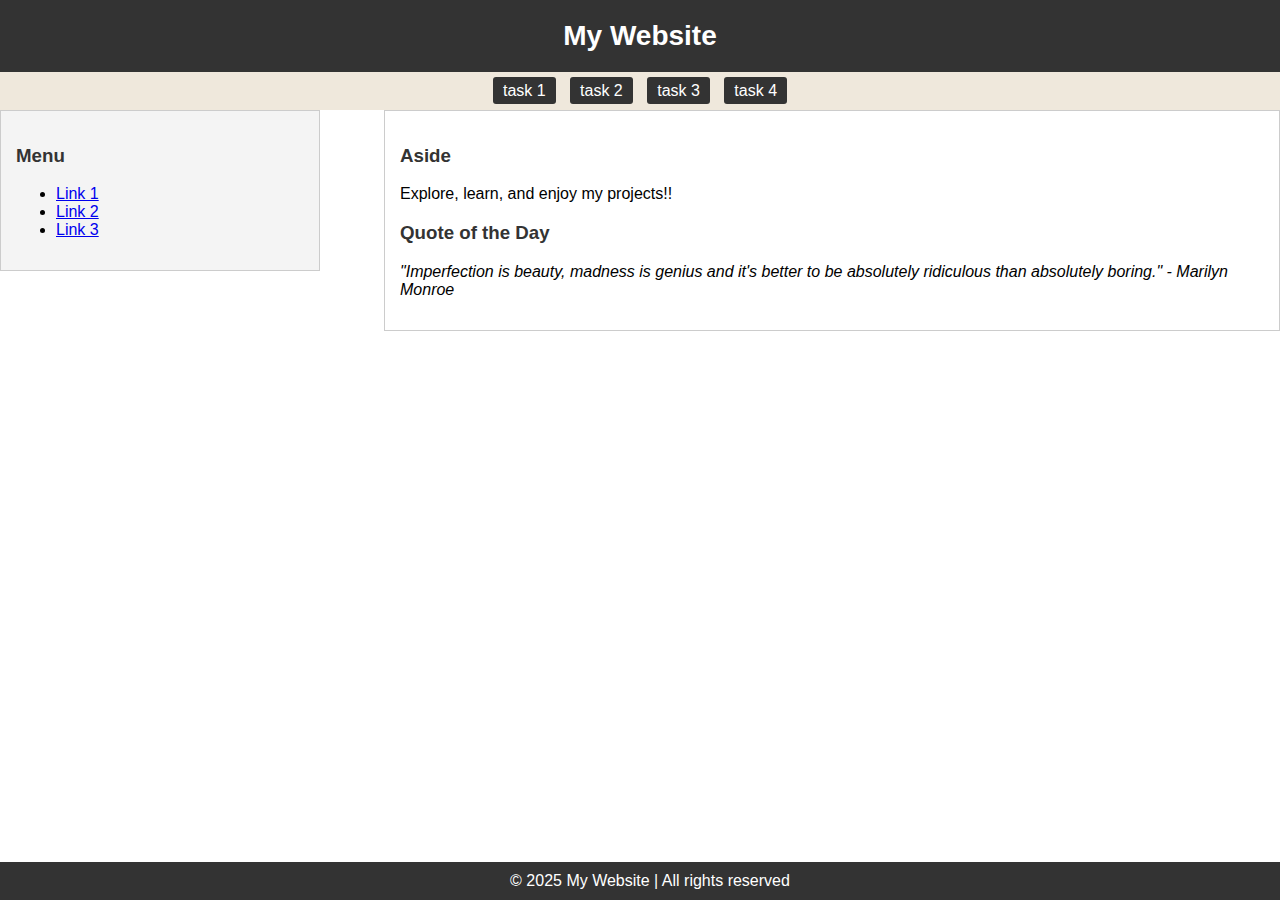
<file: index.html>
<!DOCTYPE html>
<html>
<head>
    <title>My Website</title>
    <link rel="stylesheet" href="style.css"> <!-- стиль для task 1 -->
</head>
<body>
    <div class="header">My Website</div>

    <div class="navbar">
        <a href="index.html">task 1</a>
        <a href="index2.html">task 2</a>
        <a href="index3.html">task 3</a>
        <a href="#">task 4</a>
    </div>

    <div class="sidebar">
        <h3>Menu</h3>
        <ul>
            <li><a href="index.html">Link 1</a></li>
            <li><a href="index2.html">Link 2</a></li>
            <li><a href="index3.html">Link 3</a></li>
        </ul>
    </div>

    <div class="content">
        <h3>Aside</h3>
        <p>Explore, learn, and enjoy my projects!!</p>

        <h3>Quote of the Day</h3>
        <p><i>"Imperfection is beauty, madness is genius and it's better to be absolutely ridiculous than absolutely boring." - Marilyn Monroe</i></p>
    </div>

    <div class="footer">© 2025 My Website | All rights reserved</div>
</body>
</html>
</file>
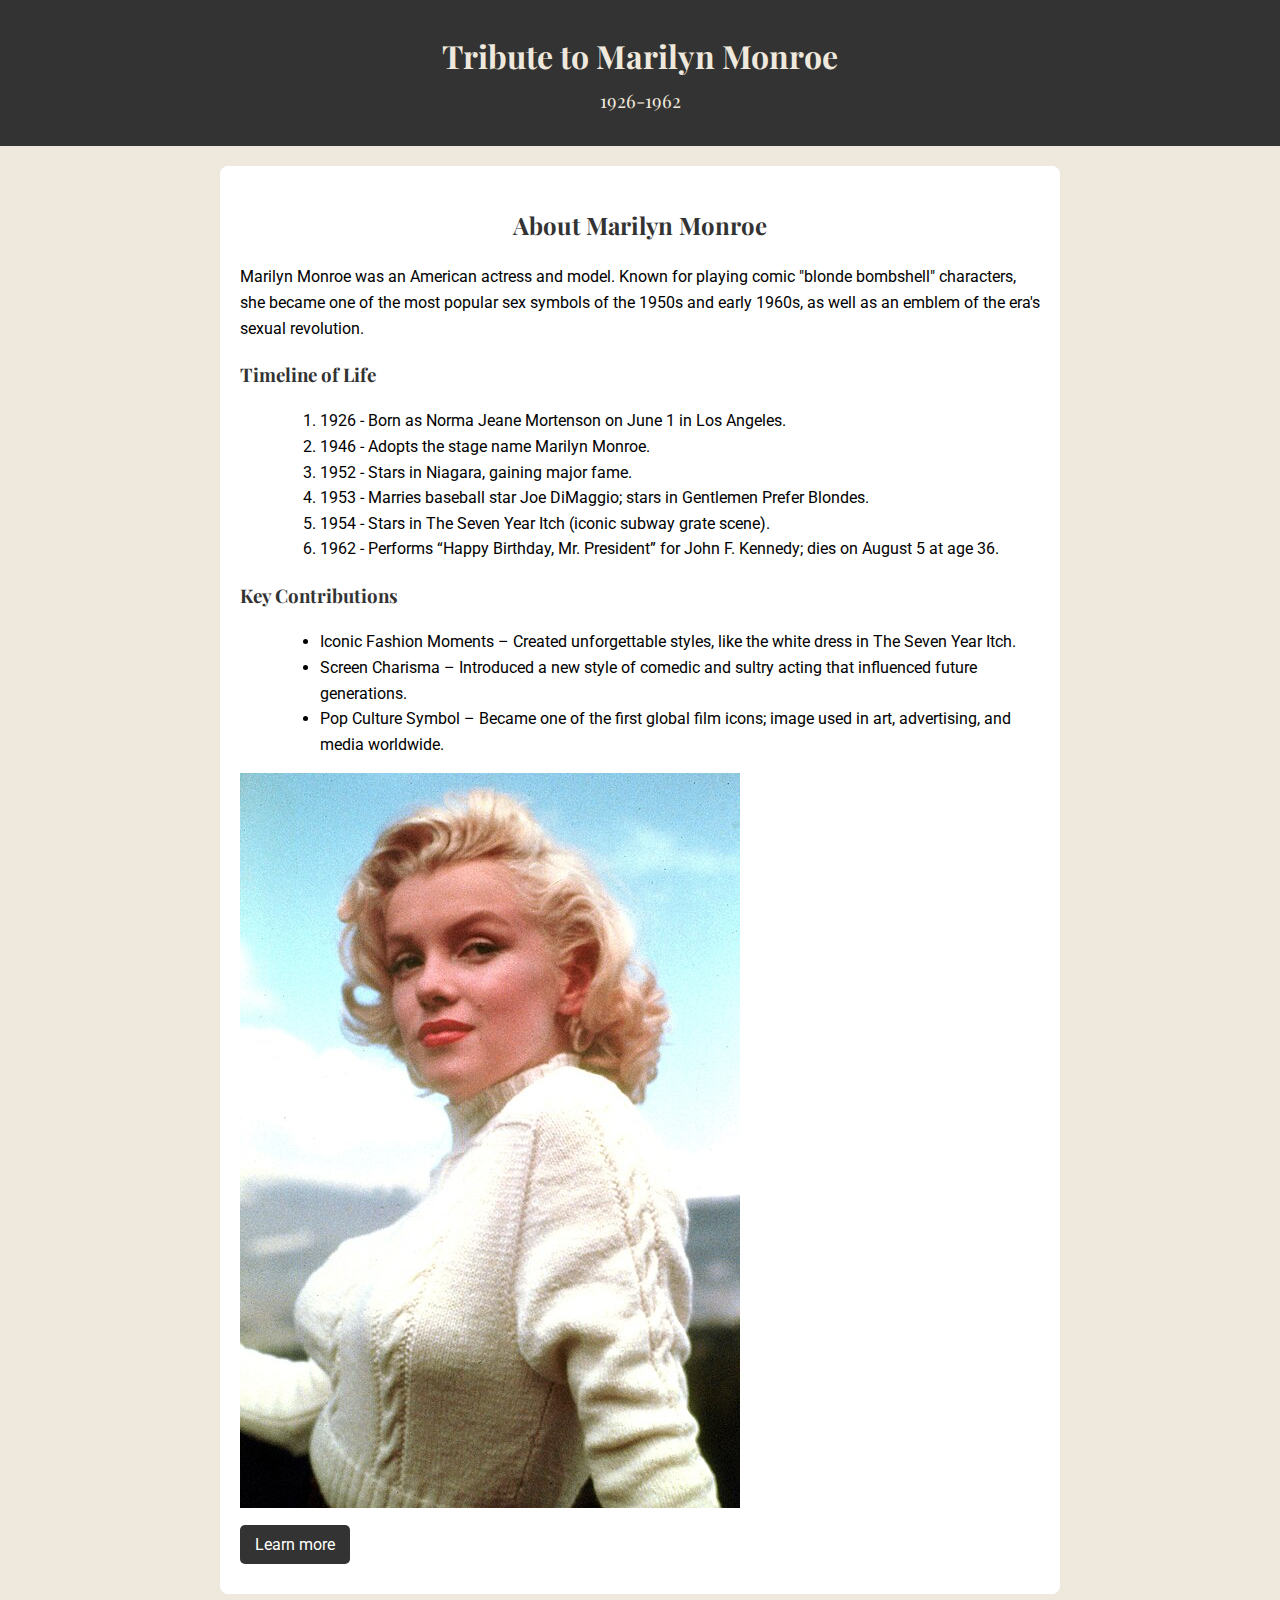
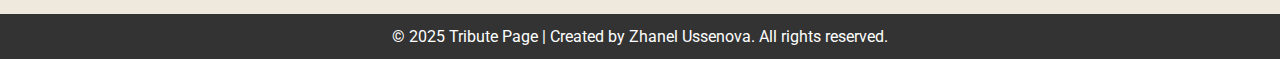
<file: index2.html>
<!DOCTYPE html>
<html>
    <head>
        <title>Tribute to Marilyn Monroe</title>
    <link rel="stylesheet" href="style2.css">
    <link href="https://fonts.googleapis.com/css2?family=Playfair+Display&family=Roboto&display=swap" rel="stylesheet">
    </head>
    <body>
        <header>
            <h1>Tribute to Marilyn Monroe</h1>
            <h3>1926-1962</h3>
        </header>

        <div class="content">
            <h2>About Marilyn Monroe</h2>
            <p>Marilyn Monroe was an American actress and model. Known for playing comic "blonde bombshell" characters, she became one of the most popular sex symbols of the 1950s and early 1960s, as well as an emblem of the era's sexual revolution.</p>
            <h3>Timeline of Life</h3>
            <ol>
                <li>1926 - Born as Norma Jeane Mortenson on June 1 in Los Angeles.</li>
                <li>1946 - Adopts the stage name Marilyn Monroe.</li>
                <li>1952 - Stars in Niagara, gaining major fame.</li>
                <li>1953 - Marries baseball star Joe DiMaggio; stars in Gentlemen Prefer Blondes.</li>
                <li>1954 - Stars in The Seven Year Itch (iconic subway grate scene).</li>
                <li>1962 - Performs “Happy Birthday, Mr. President” for John F. Kennedy; dies on August 5 at age 36.</li>
            </ol>
            <h3>Key Contributions</h3>
            <ul>
                <li>Iconic Fashion Moments – Created unforgettable styles, like the white dress in The Seven Year Itch.</li>
                <li>Screen Charisma – Introduced a new style of comedic and sultry acting that influenced future generations.</li>
                <li>Pop Culture Symbol – Became one of the first global film icons; image used in art, advertising, and media worldwide.</li>
            </ul>

            <img src="mary.jpg" alt="Marilyn Monroe portrait">
            <p> <a href="https://en.wikipedia.org/wiki/Marilyn_Monroe" target="_blank" class="btn">Learn more</a></p>
        </div>
        <footer>
            © 2025 Tribute Page | Created by Zhanel Ussenova. All rights reserved.
        </footer>
    </body>
</html>
</file>
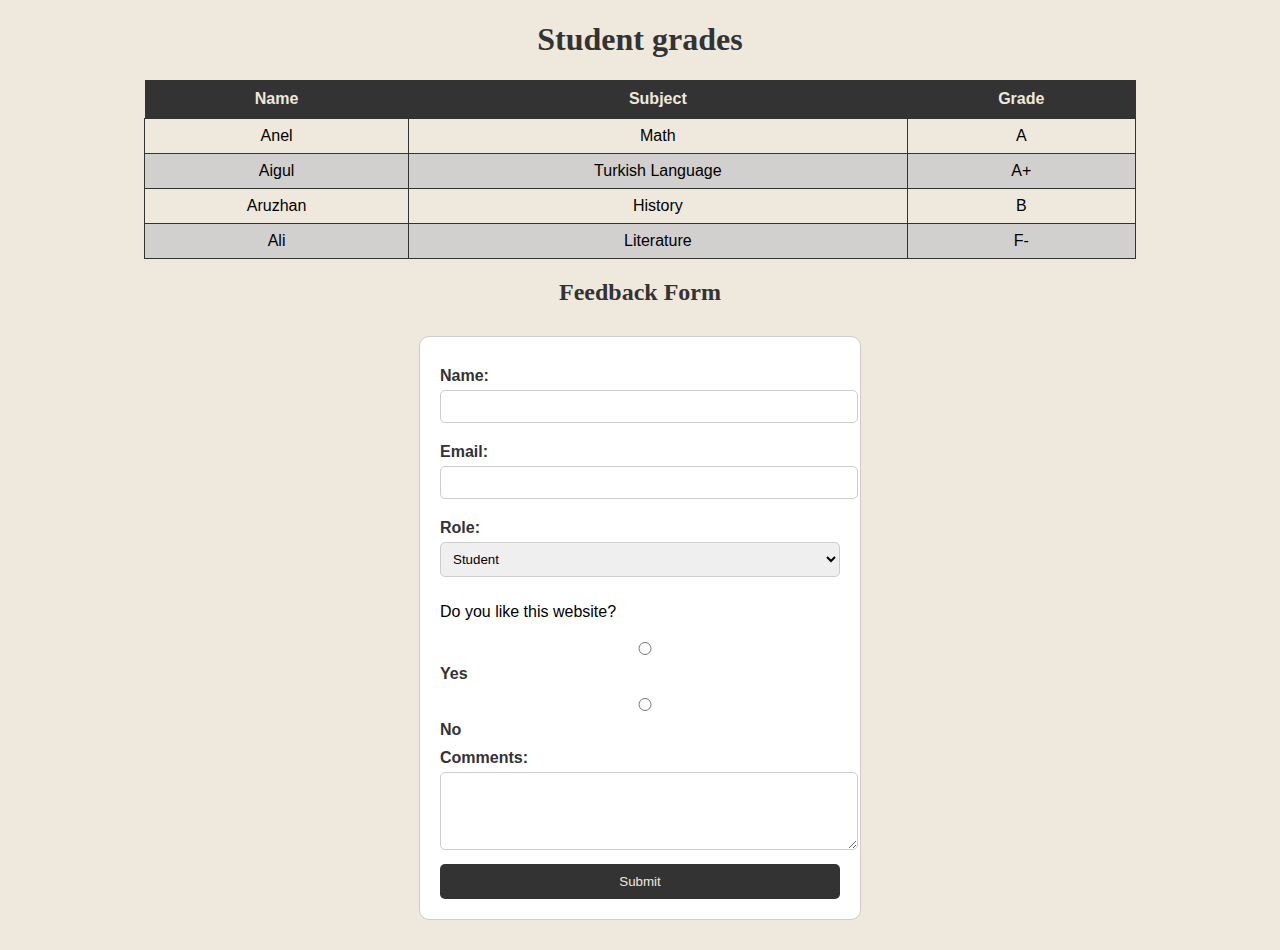
<file: index3.html>
<!DOCTYPE html>
<html>
<head>
    <title>Task 3 - Table and Form</title>
    <link rel="stylesheet" href="style3.css">
</head>
<body>
    <h1 id="page-title">Student grades</h1>

    <table>
        <thead>
            <tr>
                <th>Name</th>
                <th>Subject</th>
                <th>Grade</th>
            </tr>
        </thead>
        <tbody>
            <tr>
                <td>Anel</td>
                <td>Math</td>
                <td>A</td>
            </tr>
            <tr class="highlight-row">
                <td>Aigul</td>
                <td>Turkish Language</td>
                <td>A+</td>
            </tr>
            <tr>
                <td>Aruzhan</td>
                <td>History</td>
                <td>B</td>
            </tr>
            <tr>
                <td>Ali</td>
                <td>Literature</td>
                <td>F-</td>
            </tr>
        </tbody>
    </table>

    <h2>Feedback Form</h2>

    <form class="feedback-form">
        <label>Name: <input type="text" name="name" required></label>
        <label>Email: <input type="email" name="email" required></label>

        <label>Role:
            <select name="role">
                <option>Student</option>
                <option>Teacher</option>
                <option>Other</option>
            </select>
        </label>

        <p>Do you like this website?</p>
        <label><input type="radio" name="like" value="yes"> Yes</label>
        <label><input type="radio" name="like" value="no"> No</label>

        <label>Comments:
            <textarea name="comments" rows="4"></textarea>
        </label>
        <button type="submit">Submit</button>
    </form>
</body>
</html>
</file>
<file: style.css>
body {
  font-family: Arial, sans-serif;
  margin: 0;
  background: #ffffff;
  color: black; 
}

.header {
  background: #333;
  color: white;
  text-align: center;
  padding: 20px;
  font-size: 28px;
  font-weight: bold;
}


.navbar {
  background: #efe8dc;
  text-align: center;
  padding: 10px;
}

.navbar a {
  background: #333; 
  color: white; 
  padding: 5px 10px;
  margin: 0 5px;
  text-decoration: none;
  border-radius: 3px;
}

.navbar a:hover {
  background: #ddd; 
  color: black;    
}

.sidebar {
  float: left;
  width: 25%;
  padding: 15px;
  background: #f4f4f4;
  border: 1px solid #ccc;
  box-sizing: border-box;
}

.content {
  float: right;
  width: 70%;
  padding: 15px;
  background: white;
  border: 1px solid #ccc;
  box-sizing: border-box;
}

.sidebar h3,
.sidebar h4,
.content h3,
.content h4 {
  color: #333;
}

.footer {
  clear: both;
  background: #333;
  color: white;
  text-align: center;
  padding: 10px;
  position: fixed;  
  bottom: 0;
  width: 100%;

}
</file>
<file: style2.css>
body {
    font-family: 'Roboto', sans-serif;
    margin: 0;
    background: #efe8dc;
    color: black;
    line-height: 1.6;
}

h1, h2, h3 {
    font-family: 'Playfair Display', serif;
    color: #333
}

header {
  background: #333;
  color: #333;
  text-align: center;
  padding: 30px 10px;
}

header h1,
header h3 {
  margin: 0;
  color: #efe8dc;
}

header h3 {
  margin-top: 5px;
  font-weight: normal;
}

.content h2 {
  text-align: center;
  color: #333;
}

.content {
    max-width: 800px;
    margin: 20px auto;
    background: white;
    padding: 20px;
    border-radius: 8px;
}

.portrait {
    display: block;
    max-width: 200px;
    margin: 20 px auto;
    border-radius: 10px;
    box-shadow: 0 4px 6px rgba(0,0,0,0.3);
}

ol, ul {
    margin-left: 40px;
}

.btn {
    display: inline;
    background: #333;
    color: white;
    padding: 10px 15px;
    text-decoration: none;
    border-radius: 5px;
}

.btn:hover {
    background: #efe8dc;
    color: #333;
    borde: 1px solid #333;
}

footer {
    background: #333;
    color: white;
    text-align: center;
    padding: 10px;
    margin-top: 20px;
}
</file>
<file: style3.css>
body {
    font-family: 'Roboto', sans-serif;
    margin: 20px;
    background: #efe8dc;
    color: black;
}

h1, h2 {
  font-family: 'Playfair Display', serif;
  color: #333;
  text-align: center;
}

table {
    width: 80%;
    margin: 20px auto;
    border-collapse: collapse;
    text-align: center;
}

th {
    background: #333;
    color: #efe8dc;
    padding: 10px;
}

td {
    border: 1px solid #333;
    padding: 8px;
}

tr:nth-child(even) {
    background: #d2cfcf;
}

.highlight-row {
    background: red;
}


.feedback-form {
    width: 400px;
    margin: 30px auto;
    background: white;
    padding: 20px;
    border-radius: 10px;
    border: 1px solid #ccc;
}

.feedback-form label {
    display: block;
    margin-top: 10px;
    font-weight: bold;
    color: #333;
}

.feedback-form input,
.feedback-form select,
.feedback-form textarea {
  width: 100%;
  padding: 8px;
  margin-top: 5px;
  margin-bottom: 10px;
  border: 1px solid #ccc;
  border-radius: 5px;
}

.feedback-form button {
  display: block;
  width: 100%;
  padding: 10px;
  background: #333;
  color: #efe8dc;
  border: none;
  border-radius: 5px;
  cursor: pointer;
}

.feedback-form button:hover {
  background: #efe8dc;
  color: #333;
  border: 1px solid #333;
}
</file>
